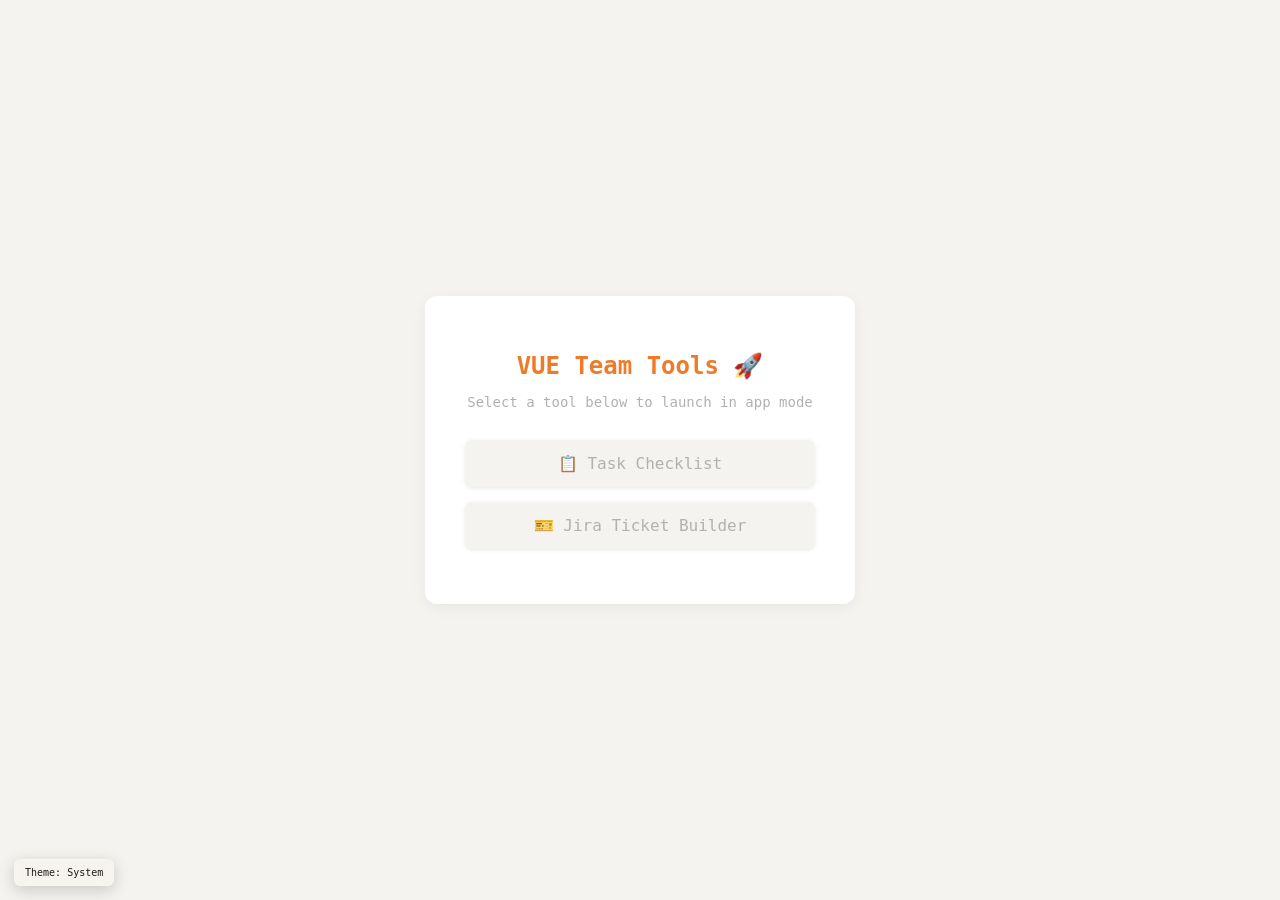
<file: index.html>
<!DOCTYPE html>
<html lang="en">
<head>
    <meta charset="UTF-8">
    <meta name="viewport" content="width=device-width, initial-scale=1.0">
    <title>Team Tools Dashboard</title>
    <link rel="stylesheet" href="css/style.css">
    <link rel="icon" href="favicon (1).ico" type="image/x-icon">
    <style>
        body {
            font-family: -apple-system, BlinkMacSystemFont, "Segoe UI", Roboto, Helvetica, Arial, sans-serif;
            background-color: var(--bg-color);
            color: var(--text-main);
            display: flex;
            justify-content: center;
            align-items: center;
            height: 100vh;
            margin: 0;
        }
        .container {
            text-align: center;
            background: var(--card-bg);
            padding: 40px;
            border-radius: 12px;
            box-shadow: 0 4px 15px rgba(0,0,0,0.05);
            width: 350px;
        }
        h1 {
            font-size: 24px;
            margin-bottom: 8px;
            color: var(--primary-color);
            font-family: var(--sans);
            letter-spacing: var(--letter-spacing);
        }
        p {
            color: var(--text-faint);
            font-size: 14px;
            margin-bottom: 30px;
            font-family: var(--mono);
            letter-spacing: var(--letter-spacing);
        }
        .app-button {
            display: block;
            width: 100%;
            background: var(--bg-color);
            color: var(--text-faint);
            border: none;
            padding: 14px 0;
            font-size: 16px;
            font-weight: 500;
            font-family: var(--mono);
            border-radius: 8px;
            cursor: pointer;
            text-decoration: none;
            margin-bottom: 15px;
            box-sizing: border-box;
            transition: all 0.2s ease;
            box-shadow: rgba(0, 0, 0, 0.1) 0px 1px 4px; 
            letter-spacing: var(--letter-spacing);
        }
        .app-button:hover {
            background: var(--primary-color);
            color: var(--text-muted);
            transform: scale(1.05)
        }
    </style>
</head>
<body class="theme-vue">
    <button class="theme-toggle" type="button" aria-label="Change theme">Theme: System</button>

    <div class="container">
        <h1>VUE Team Tools 🚀</h1>
        <p>Select a tool below to launch in app mode</p>

        <!-- Tool 1: Task Checklist -->
        <a href="checklist/index.html" class="app-button" target="_blank" onclick="window.open(this.href, 'TaskChecklist', 'width=500,height=700,top=100,left=100,toolbar=no,location=no,status=no,menubar=no,scrollbars=yes,resizable=yes'); return false;">
            📋 Task Checklist
        </a>

        <!-- Tool 2: Jira Ticket Builder -->
        <a href="jira task builder /index.html" class="app-button" target="_blank" onclick="window.open(this.href, 'JiraTicketBuilder', 'width=500,height=700,top=100,left=100,toolbar=no,location=no,status=no,menubar=no,scrollbars=yes,resizable=yes'); return false;">
            🎫 Jira Ticket Builder
        </a>

        <!-- FUTURE TOOLS CAN BE ADDED HERE EASILY:
        <a href="#" class="app-button" onclick="openApp('your-next-tool/')">
            ✨ Your Next Tool
        </a>
        -->
    </div>

    <script src="theme.js"></script>
    <script>
        function openApp(path) {
            // Gets the base URL and appends the tool path, opening it in a clean popup window
            const targetUrl = window.location.origin + window.location.pathname.replace(/\/[^/]*$/, '/') + path;
            window.open(targetUrl, '_blank', 'width=500,height=700,toolbar=no,location=no,status=no,menubar=no,scrollbars=yes,resizable=yes');
        }
    </script>

</body>
</html>
</file>
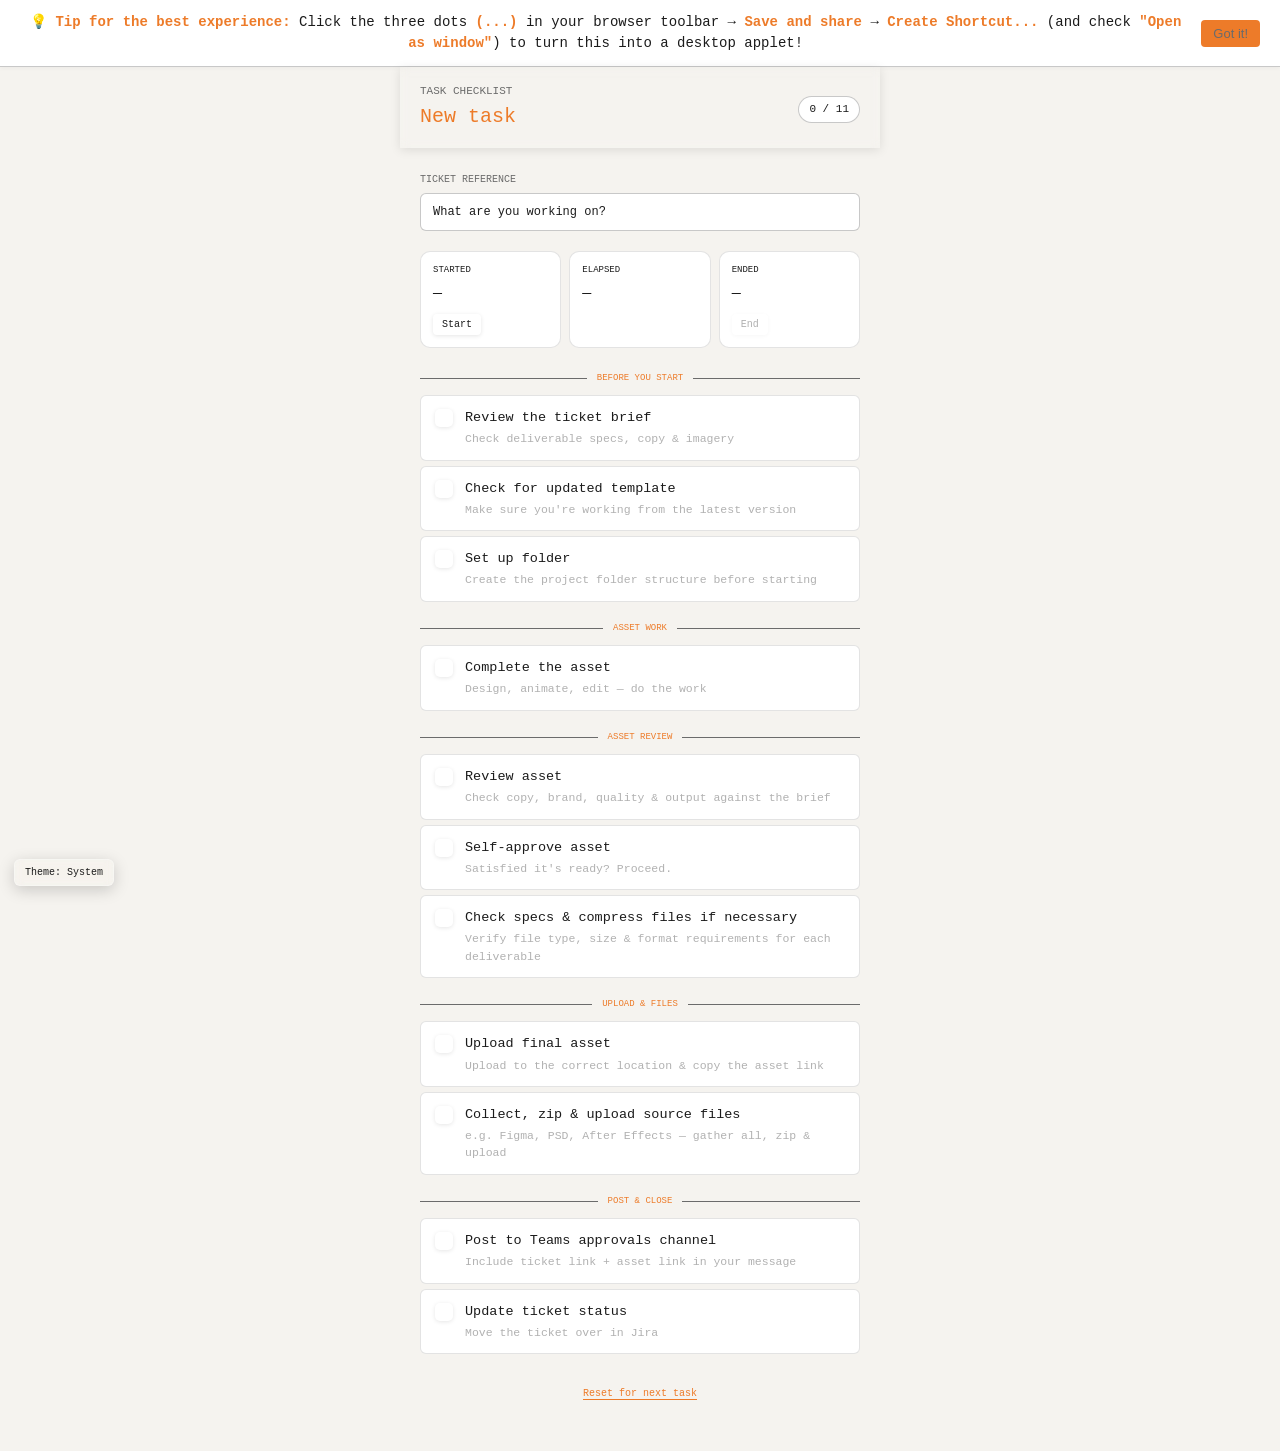
<file: checklist/index.html>
<!DOCTYPE html>
<!-- saved from url=(0076)file:///Users/shannon_neumann/Downloads/Task%20Checklist%202%20(5.5.26).html -->
<html lang="en"><head><meta http-equiv="Content-Type" content="text/html; charset=UTF-8">

<meta name="viewport" content="width=device-width, initial-scale=1.0">
<title>Task Checklist</title>
<link rel="preconnect" href="https://fonts.googleapis.com/">
<link rel="stylesheet" href="../css/style.css">
<link rel="icon" href="../favicon (1).ico" type="image/x-icon">
<style>
 *, *::before, *::after { box-sizing: border-box; margin: 0; padding: 0; }

  html, body {
    height: 100%;
    background: var(--bg-color);
    color: var(--text-main);
    font-family: var(--sans);
    letter-spacing: var(--letter-spacing);
    font-size: 14px;
    line-height: 1.5;
    -webkit-font-smoothing: antialiased;
  }

  .app {
    padding: 0px 20px 48px 20px;
    max-width: 480px;
    margin: 0 auto;
  }

  /* Header */
    .header {
    display: flex;
    align-items: flex-start;
    justify-content: space-between;
    margin-bottom: 24px;
    position: sticky;
    background-color: rgba(255, 255, 255, 0.03);
    backdrop-filter: blur(5px);
    -webkit-backdrop-filter: blur(5px);
    top: 0px;
    z-index: 100;
    padding-top: 16px;
    padding-bottom: 16px;
    box-shadow: rgba(0, 0, 0, 0.1) 0px 2px 10px;
    align-items: center;
    width: auto;
    padding-left: 20px;
    padding-right: 20px;
    box-sizing: border-box;
    margin-left: -20px;
    margin-right: -20px;
  }
  .header-left { display: flex; flex-direction: column; gap: 2px; }
  .app-title {
    font-size: 11px;
    font-family: var(--mono);
    font-weight: 500;
    letter-spacing: var(--letter-spacing);
    text-transform: uppercase;
    color: var(--text-muted);
  }
  .task-name {
    font-size: 20px;
    font-weight: 500;
    color: var(--primary-color);
    letter-spacing: var(--letter-spacing);
  }
  .progress-badge {
    font-family: var(--mono);
    font-size: 11px;
    font-weight: 500;
    padding: 4px 10px;
    border-radius: 20px;
    border: 1px solid var(--border-strong);
    background: var(--card-bg);
    color: var(--text-main);
    transition: all 0.2s ease;
    white-space: nowrap;
    margin-top: 4px;
  }
  .progress-badge.done {
    background: var(--primary-color);
    color: var(--text-muted);
  }

  /* Ticket input */
  .field-group { margin-bottom: 20px; }
  .field-label {
    font-family: var(--mono);
    font-size: 10px;
    letter-spacing: var(--letter-spacing);
    text-transform: uppercase;
    color: var(--text-muted);
    margin-bottom: 6px;
    display: block;
  }
  .ticket-input {
    width: 100%;
    height: 38px;
    border-radius: var(--radius-sm);
    border: 1px solid var(--border-strong);
    background: var(--card-bg);
    color: var(--text);
    font-family: var(--mono);
    font-size: 12px;
    letter-spacing: var(--letter-spacing);
    padding: 0 12px;
    outline: none;
    transition: border-color 0.15s;
  }
  .ticket-input::placeholder { color: var(--text-main); }

  /* Timer */
  .timer-grid {
    display: grid;
    grid-template-columns: 1fr 1fr 1fr;
    gap: 8px;
    margin-bottom: 24px;
  }
  .timer-card {
    background: var(--card-bg);
    border: 1px solid var(--border);
    border-radius: var(--radius);
    padding: 12px;
    display: flex;
    flex-direction: column;
    gap: 6px;
  }
  .timer-card-label {
    font-family: var(--mono);
    font-size: 9px;
    letter-spacing: var(--letter-spacing);
    text-transform: uppercase;
    color: var(--text-main);
  }
  .timer-val {
    font-family: var(--mono);
    font-size: 15px;
    font-weight: 500;
    color: var(--text-main);
    letter-spacing: var(--letter-spacing);
  }
  .timer-val.empty { color: var(--text-main); font-weight: 400; }
  .timer-btn {
    font-family: var(--mono);
    font-size: 10px;
    font-weight: 500;
    letter-spacing: var(--letter-spacing);
    padding: 4px 8px;
    border-radius: 4px;
    border: 1px solid rgba(0, 0, 0, 0);
    background: var(--primary-color);
    color: var(--text);
    cursor: pointer;
    transition: all 0.15s;
    margin-top: 2px;
    width: fit-content;
    box-shadow: rgba(0, 0, 0, 0.1) 0px 1px 4px;
    background: rgba(255, 255, 255, 0.03);
  }
  .timer-btn.danger.ended { opacity: 0.35; cursor: default; background: var(--primary-hover); color: var(--text-muted); }
  .timer-btn:hover:not(:disabled) { background: var(--primary-color); color: var(--text-muted);box-shadow: rgba(0, 0, 0, 0.1) 0px 1px 4px; transform: scale(1.05);}
  .timer-btn:disabled { opacity: 0.35; cursor: default; background: var(--primary-color); color: var(--text-muted)}
  .timer-btn.danger { color: var(--text); background-color: rgba(255, 255, 255, 0.03);}
  .timer-btn.danger:hover:not(:disabled) { background: var(--primary-hover); color: var(--text-main);}

  /* Divider with label */
  .section-divider {
    display: flex;
    align-items: center;
    gap: 10px;
    margin: 20px 0 10px;
  }
  .section-divider-line { flex: 1; height: 1px; background: var(--text-muted); }
  .section-divider-text {
    font-family: var(--mono);
    font-size: 9px;
    letter-spacing: var(--letter-spacing);
    text-transform: uppercase;
    color: var(--primary-color);
    white-space: nowrap;
  }

  /* Checklist items */
  .item {
    display: flex;
    align-items: flex-start;
    gap: 12px;
    padding: 12px 14px;
    background: var(--card-bg);
    border: 1px solid var(--border);
    border-radius: var(--radius-sm);
    margin-bottom: 5px;
    cursor: pointer;
    transition: background 0.12s, border-color 0.12s;
    -webkit-user-select: none;
    user-select: none;
  }
  .item:hover { background: var(--card-bg); border-color: var(--border-strong); }
  .item:active { transform: scale(0.995); }
  /*.item.checked { opacity: 0.48; }*/
  .item.checked .item-main { text-decoration: line-through; color: var(--text); }

  .checkbox {
    width: 18px;
    height: 18px;
    min-width: 18px;
    border-radius: 5px;
    border: 0.0rem solid var(--text-faint);
    box-shadow: var(--shadow);
    display: flex;
    align-items: center;
    justify-content: center;
    margin-top: 1px;
    background: rgba(255, 255, 255, 0.07);
    transition: background 0.15s, border-color 0.15s;
    transition: border 120ms ease-in-out;
  }
    .checkbox:hover {
    outline: none;
    border: 0.1rem solid var(--text-faint);
    box-shadow: var(--shadow); /* Added hover glow effect */
  }
  .item.checked .checkbox {
    background: rgba(255, 255, 255, 0.07); /* Keep consistent or use your checked variable */
    border: 0.1rem solid var(--text-faint);
  }
  .checkmark { 
    display: none;
    width: var(--checkmark-width, 10px);
    height: var(--checkmark-height, 8px);
    
    /* Paint the shape with your text or primary color variable */
    background-color: var(--primary-color,); 

    /* Use the theme-defined checkmark styling as a mask */
    mask-image: var(--checkmark-styling);
    
    mask-repeat: no-repeat;
    mask-position: center;
    mask-size: contain;
  }
  .item.checked .checkmark {     
    display: block; 
  }

  .item-content { flex: 1; }
  .item-main { font-size: 13.5px; font-weight: 400; color: var(--text-main); transition: color 0.12s; }
  .item-sub { font-size: 11.5px; color: var(--text-faint); margin-top: 2px; }

  /* Done banner */
  .done-banner {
    display: none;
    background-color: var(--primary-color);
    border: 1px solid var(--primary-color);
    border-radius: var(--radius-sm);
    padding: 11px 16px;
    font-size: 13px;
    color: var(--text-main);
    font-weight: 500;
    text-align: center;
    margin: 20px 0 0;
    font-family: var(--mono);
    letter-spacing: var(--letter-spacing);
    box-shadow: rgba(0, 0, 0, 0.1) 0px 1px 4px;
  }
  .done-banner.show { display: block; }

  /* Reset */
  .reset-wrap { text-align: center; margin-top: 28px; }
  .reset-btn {
    font-family: var(--mono);
    font-size: 10px;
    letter-spacing: var(--letter-spacing) ;
    color: var(--primary-color);
    background: none;
    border: none;
    cursor: pointer;
    text-decoration: underline;
    text-underline-offset: 3px;
    transition: color 0.15s;
  }
  .reset-btn:hover { color: var(--primary-hover); }
</style>
</head>
<body class="theme-vue">
 <button class="theme-toggle" type="button" aria-label="Change theme">Theme: System</button>
 <div class="app-install-banner" id="installBanner">
    <span>💡 <strong>Tip for the best experience:</strong> Click the three dots <strong>(...)</strong> in your browser toolbar &rarr; <strong>Save and share</strong> &rarr; <strong>Create Shortcut...</strong> (and check <strong>"Open as window"</strong>) to turn this into a desktop applet!</span>
    <button onclick="dismissBanner()" style="background: var(--primary-color); color: var(--text-muted); border: none; padding: 6px 12px; font-size: 13px; border-radius: 4px; cursor: pointer; font-weight: 500; white-space: nowrap;">Got it!</button>
</div>

<script src="../theme.js"></script>
<script>
    function dismissBanner() {
        const banner = document.getElementById('installBanner');
        if (banner) {
            banner.style.display = 'none';
        }
    }
</script>
<div class="app">

  <div class="header">
    <div class="header-left">
      <span class="app-title">Task checklist</span>
      <span class="task-name" id="taskName">New task</span>
    </div>
    <span class="progress-badge" id="pill">0 / 11</span>
  </div>

  <div class="field-group">
    <label class="field-label" for="ticketInput">Ticket reference</label>
    <input class="ticket-input" id="ticketInput" type="text" placeholder="What are you working on?" oninput="updateTaskName(this.value)">
  </div>

  <div class="timer-grid">
    <div class="timer-card">
      <span class="timer-card-label">Started</span>
      <span class="timer-val empty" id="startVal">—</span>
      <button class="timer-btn" id="startBtn" onclick="startTimer()">Start</button>
    </div>
    <div class="timer-card">
      <span class="timer-card-label">Elapsed</span>
      <span class="timer-val empty" id="elapsedVal">—</span>
    </div>
    <div class="timer-card">
      <span class="timer-card-label">Ended</span>
      <span class="timer-val empty" id="endVal">—</span>
      <button class="timer-btn danger" id="endBtn" onclick="endTimer()" disabled="">End</button>
    </div>
  </div>

  <!-- Before you start -->
  <div class="section-divider">
    <div class="section-divider-line"></div>
    <span class="section-divider-text">Before you start</span>
    <div class="section-divider-line"></div>
  </div>

  <div class="item" id="i0" onclick="toggle(0)">
    <div class="checkbox"><svg class="checkmark" width="10" height="8" viewBox="0 0 10 8" fill="none"></svg></div>
    <div class="item-content">
      <div class="item-main">Review the ticket brief</div>
      <div class="item-sub">Check deliverable specs, copy &amp; imagery</div>
    </div>
  </div>

  <div class="item" id="i1" onclick="toggle(1)">
    <div class="checkbox"><svg class="checkmark" width="10" height="8" viewBox="0 0 10 8" fill="none"></svg></div>
    <div class="item-content">
      <div class="item-main">Check for updated template</div>
      <div class="item-sub">Make sure you're working from the latest version</div>
    </div>
  </div>

  <div class="item" id="i2" onclick="toggle(2)">
    <div class="checkbox"><svg class="checkmark" width="10" height="8" viewBox="0 0 10 8" fill="none"></svg></div>
    <div class="item-content">
      <div class="item-main">Set up folder</div>
      <div class="item-sub">Create the project folder structure before starting</div>
    </div>
  </div>

  <!-- Asset work -->
  <div class="section-divider">
    <div class="section-divider-line"></div>
    <span class="section-divider-text">Asset work</span>
    <div class="section-divider-line"></div>
  </div>

  <div class="item" id="i3" onclick="toggle(3)">
    <div class="checkbox"><svg class="checkmark" width="10" height="8" viewBox="0 0 10 8" fill="none"></svg></div>
    <div class="item-content">
      <div class="item-main">Complete the asset</div>
      <div class="item-sub">Design, animate, edit — do the work</div>
    </div>
  </div>

  <!-- Asset review -->
  <div class="section-divider">
    <div class="section-divider-line"></div>
    <span class="section-divider-text">Asset review</span>
    <div class="section-divider-line"></div>
  </div>

  <div class="item" id="i4" onclick="toggle(4)">
    <div class="checkbox"><svg class="checkmark" width="10" height="8" viewBox="0 0 10 8" fill="none"></svg></div>
    <div class="item-content">
      <div class="item-main">Review asset</div>
      <div class="item-sub">Check copy, brand, quality &amp; output against the brief</div>
    </div>
  </div>

  <div class="item" id="i5" onclick="toggle(5)">
    <div class="checkbox"><svg class="checkmark" width="10" height="8" viewBox="0 0 10 8" fill="none"></svg></div>
    <div class="item-content">
      <div class="item-main">Self-approve asset</div>
      <div class="item-sub">Satisfied it's ready? Proceed.</div>
    </div>
  </div>

  <div class="item" id="i6" onclick="toggle(6)">
    <div class="checkbox"><svg class="checkmark" width="10" height="8" viewBox="0 0 10 8" fill="none"></svg></div>
      <div class="item-content">
          <div class="item-main">Check specs &amp; compress files if necessary</div>
          <div class="item-sub">Verify file type, size &amp; format requirements for each deliverable</div>
    </div>
</div>

  <!-- Upload & files -->
  <div class="section-divider">
    <div class="section-divider-line"></div>
    <span class="section-divider-text">Upload &amp; files</span>
    <div class="section-divider-line"></div>
  </div>

  <div class="item" id="i7" onclick="toggle(7)">
    <div class="checkbox"><svg class="checkmark" width="10" height="8" viewBox="0 0 10 8" fill="none"></svg></div>
      <div class="item-content">
          <div class="item-main">Upload final asset</div>
          <div class="item-sub">Upload to the correct location &amp; copy the asset link</div>
    </div>
  </div>
    

  <div class="item" id="i8" onclick="toggle(8)">
    <div class="checkbox"><svg class="checkmark" width="10" height="8" viewBox="0 0 10 8" fill="none"></svg></div>
    <div class="item-content">
      <div class="item-main">Collect, zip &amp; upload source files</div>
      <div class="item-sub">e.g. Figma, PSD, After Effects — gather all, zip &amp; upload</div>
    </div>
  </div>

  <!-- Post & close -->
  <div class="section-divider">
    <div class="section-divider-line"></div>
    <span class="section-divider-text">Post &amp; close</span>
    <div class="section-divider-line"></div>
  </div>

  <div class="item" id="i9" onclick="toggle(9)">
    <div class="checkbox"><svg class="checkmark" width="10" height="8" viewBox="0 0 10 8" fill="none"></svg></div>
    <div class="item-content">
      <div class="item-main">Post to Teams approvals channel</div>
      <div class="item-sub">Include ticket link + asset link in your message</div>
    </div>
  </div>

    <div class="item" id="i10" onclick="toggle(10)">
    <div class="checkbox"><svg class="checkmark" width="10" height="8" viewBox="0 0 10 8" fill="none"></svg></div>
    <div class="item-content">
      <div class="item-main">Update ticket status</div>
      <div class="item-sub">Move the ticket over in Jira</div>
    </div>
  </div>
    
  <div class="done-banner" id="doneBanner">All done — task complete.</div>

  <div class="reset-wrap">
    <button class="reset-btn" onclick="resetAll()">Reset for next task</button>
  </div>

</div>
<script>
  const TOTAL = 11;
  let checked = new Array(TOTAL).fill(false);
  let startTime = null, endTime = null, ticker = null;

  function toggle(i) {
    checked[i] = !checked[i];
    document.getElementById('i' + i).classList.toggle('checked', checked[i]);
    updateProgress();
  }

  function updateProgress() {
    const count = checked.filter(Boolean).length;
    const pill = document.getElementById('pill');
    pill.textContent = count + ' / ' + TOTAL;
    pill.classList.toggle('done', count === TOTAL);
    document.getElementById('doneBanner').classList.toggle('show', count === TOTAL);
  }

  function updateTaskName(val) {
    const name = val.trim();
    document.getElementById('taskName').textContent = name || 'New task';
  }

  function fmt(d) {
    return d.toLocaleTimeString([], { hour: '2-digit', minute: '2-digit' });
  }

  function pad(n) { return String(n).padStart(2, '0'); }

  function updateElapsed() {
    if (!startTime) return;
    const ref = endTime || new Date();
    const secs = Math.floor((ref - startTime) / 1000);
    const h = Math.floor(secs / 3600);
    const m = Math.floor((secs % 3600) / 60);
    const s = secs % 60;
    const val = h > 0
      ? h + ':' + pad(m) + ':' + pad(s)
      : m + ':' + pad(s);
    const el = document.getElementById('elapsedVal');
    el.textContent = val;
    el.classList.remove('empty');
  }

  function startTimer() {
    startTime = new Date();
    const sv = document.getElementById('startVal');
    sv.textContent = fmt(startTime);
    sv.classList.remove('empty');
    document.getElementById('startBtn').disabled = true;
    document.getElementById('endBtn').disabled = false;
    ticker = setInterval(updateElapsed, 1000);
    updateElapsed();
  }

  function endTimer() {
    endTime = new Date();
    clearInterval(ticker);
    const ev = document.getElementById('endVal');
    ev.textContent = fmt(endTime);
    ev.classList.remove('empty');
    document.getElementById('endBtn').disabled = true;
    document.getElementById('endBtn').classList.add('ended');
    updateElapsed();
  }

  function resetAll() {
    checked = new Array(TOTAL).fill(false);
    for (let i = 0; i < TOTAL; i++) document.getElementById('i' + i).classList.remove('checked');
    startTime = null; endTime = null;
    clearInterval(ticker);
    ['startVal','endVal','elapsedVal'].forEach(id => {
      const el = document.getElementById(id);
      el.textContent = '—';
      el.classList.add('empty');
    });
    document.getElementById('startBtn').disabled = false;
    document.getElementById('endBtn').disabled = true;
    document.getElementById('ticketInput').value = '';
    document.getElementById('taskName').textContent = 'New task';
    document.getElementById('doneBanner').classList.remove('show');
    document.getElementById('pill').textContent = '0 / ' + TOTAL;
    document.getElementById('endBtn').classList.remove('ended');

    document.getElementById('pill').classList.remove('done');
  }
</script>


</body></html>
</file>
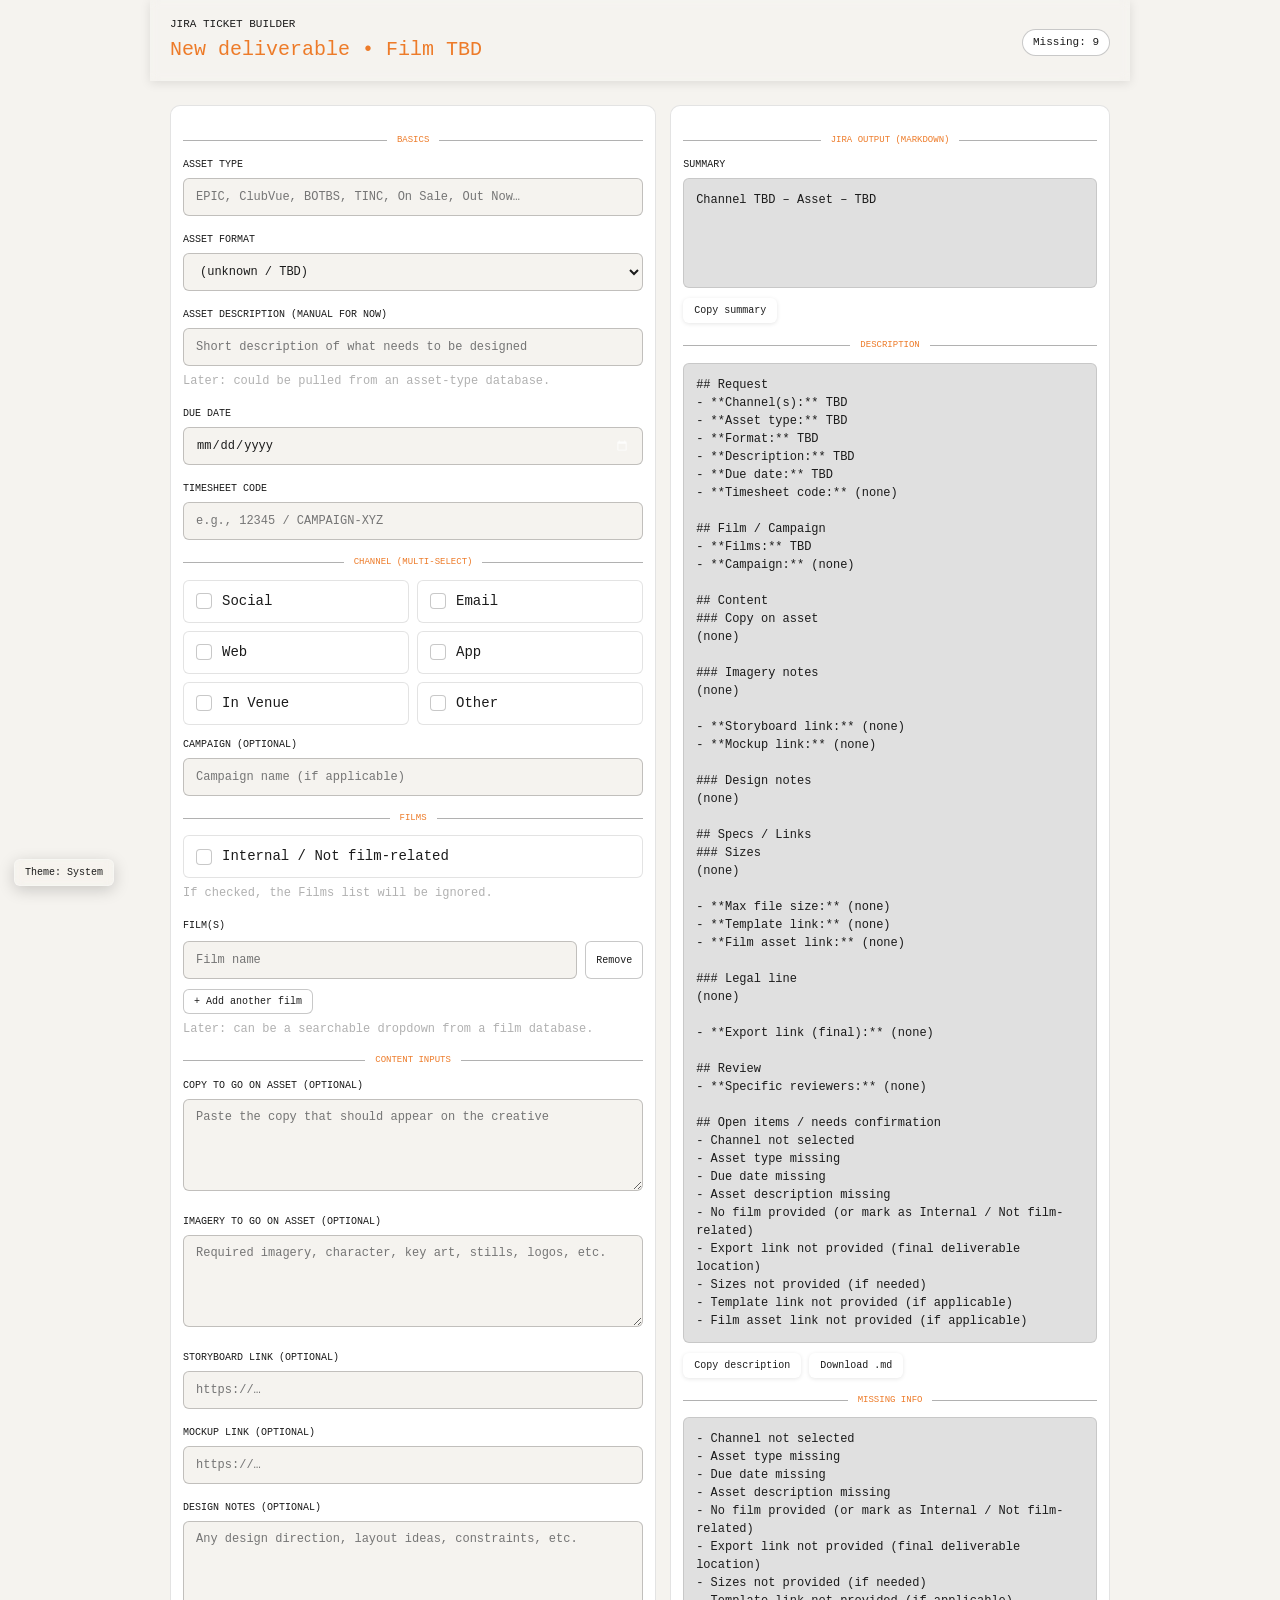
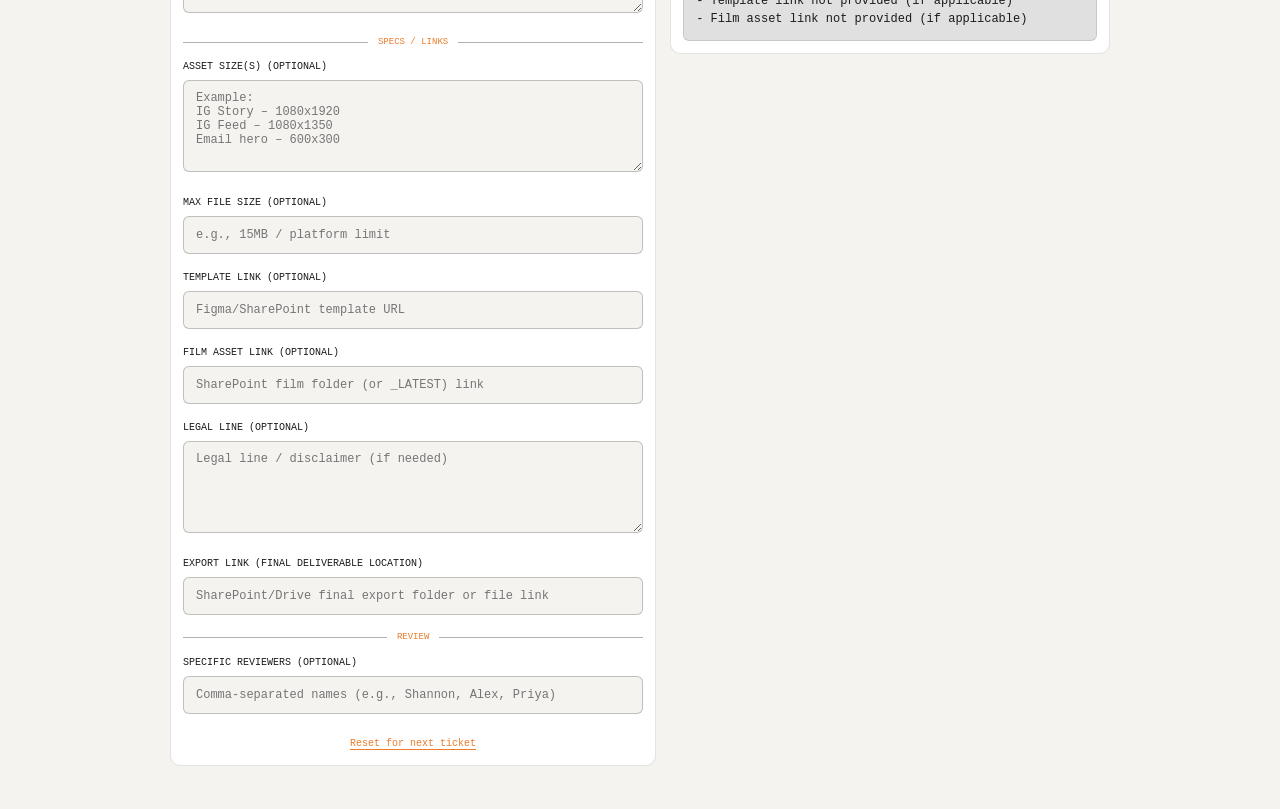
<file: jira task builder /index.html>
<!DOCTYPE html>
<html lang="en">
<head>
  <meta charset="UTF-8" />
  <meta name="viewport" content="width=device-width, initial-scale=1.0" />
  <title>Jira Ticket Builder</title>

  <link rel="preconnect" href="https://fonts.googleapis.com/" />
  <link rel="stylesheet" href="../css/style.css" />
  <link rel="icon" href="../favicon (1).ico" type="image/x-icon" />

  <style>
    *, *::before, *::after { box-sizing: border-box; margin: 0; padding: 0; }

    html, body {
      height: 100%;
      background: var(--bg-color);
      color: var(--text-main);
      font-family: var(--sans);
      letter-spacing: var(--letter-spacing);
      font-size: 14px;
      line-height: 1.5;
      -webkit-font-smoothing: antialiased;
    }

    .app {
      padding: 0px 20px 48px 20px;
      max-width: 980px;
      margin: 0 auto;
    }

    /* Header (copied/compatible with your tool) */
    .header {
      display: flex;
      align-items: flex-start;
      justify-content: space-between;
      margin-bottom: 24px;
      position: sticky;
      background-color: rgba(255, 255, 255, 0.03);
      backdrop-filter: blur(5px);
      -webkit-backdrop-filter: blur(5px);
      top: 0px;
      z-index: 100;
      padding-top: 16px;
      padding-bottom: 16px;
      box-shadow: rgba(0, 0, 0, 0.1) 0px 2px 10px;
      align-items: center;
      width: auto;
      padding-left: 20px;
      padding-right: 20px;
      box-sizing: border-box;
      margin-left: -20px;
      margin-right: -20px;
    }
    .header-left { display: flex; flex-direction: column; gap: 2px; }
    .app-title {
      font-size: 11px;
      font-family: var(--mono);
      font-weight: 500;
      letter-spacing: var(--letter-spacing);
      text-transform: uppercase;
      color: var(--text-main);
    }
    .task-name {
      font-size: 20px;
      font-weight: 500;
      color: var(--primary-color);
      letter-spacing: var(--letter-spacing);
    }
    .progress-badge {
      font-family: var(--mono);
      font-size: 11px;
      font-weight: 500;
      padding: 4px 10px;
      border-radius: 20px;
      border: 1px solid var(--border-strong);
      background: var(--card-bg);
      color: var(--text-main);
      transition: all 0.2s ease;
      white-space: nowrap;
      margin-top: 4px;
    }
    .progress-badge.done {
    background: var(--primary-color);
    color: var(--text-muted);
    }

    /* Field styling (aligned with your tool) */
    .field-group { margin-bottom: 16px; }
    .field-label {
      font-family: var(--mono);
      font-size: 10px;
      letter-spacing: var(--letter-spacing);
      text-transform: uppercase;
      color: var(--text-main);
      margin-bottom: 6px;
      display: block;
    }
    .text-input, .text-area, .select-input {
      width: 100%;
      border-radius: var(--radius-sm);
      border: 1px solid var(--border-strong);
      background: var(--bg-color);
      color: var(--text-main);  
      font-family: var(--mono);
      font-size: 12px;
      letter-spacing: var(--letter-spacing);
      padding: 10px 12px;
      outline: none;
      transition: border-color 0.15s;
    }
    .text-input { height: 38px; padding: 0 12px; }
    .text-area { min-height: 92px; resize: vertical; }
    .help {
      margin-top: 6px;
      font-size: 12px;
      color: var(--text-faint);
    }

    .layout {
      display: grid;
      grid-template-columns: 1.05fr 0.95fr;
      gap: 14px;
      align-items: start;
    }
    @media (max-width: 900px) {
      .layout { grid-template-columns: 1fr; }
    }

    .panel {
      background: var(--card-bg);
      border: 1px solid var(--border);
      border-radius: var(--radius);
      padding: 12px;
    }

    /* Divider with label (copied/compatible) */
    .section-divider {
      display: flex;
      align-items: center;
      gap: 10px;
      margin: 16px 0 10px;
    }
    .section-divider-line { flex: 1; height: 1px; background: var(--text-faint); }
    .section-divider-text {
      font-family: var(--mono);
      font-size: 9px;
      letter-spacing: var(--letter-spacing);
      text-transform: uppercase;
      color: var(--primary-color);
      white-space: nowrap;
    }

    /* Buttons (compatible with timer-btn feel) */
    .btn-row { display: flex; gap: 8px; flex-wrap: wrap; margin-top: 10px; }
    .btn {
      font-family: var(--mono);
      font-size: 10px;
      font-weight: 500;
      letter-spacing: var(--letter-spacing);
      padding: 6px 10px;
      border-radius: 6px;
      border: 1px solid rgba(0,0,0,0);
      cursor: pointer;
      transition: all 0.15s;
      box-shadow: rgba(0, 0, 0, 0.1) 0px 1px 4px;
      background: rgba(255, 255, 255, 0.03);
      color: var(--text);
      width: fit-content;
    }
    .btn:hover { transform: scale(1.03); background: var(--primary-color); color: var(--text-muted); }
    .btn.secondary:hover { background: var(--primary-hover); color: var(--text-main); }

    .reset-wrap { text-align: center; margin-top: 18px; }
    .reset-btn {
      font-family: var(--mono);
      font-size: 10px;
      letter-spacing: var(--letter-spacing);
      color: var(--primary-color);
      background: none;
      border: none;
      cursor: pointer;
      text-decoration: underline;
      text-underline-offset: 3px;
      transition: color 0.15s;
    }
    .reset-btn:hover { color: var(--primary-hover); }

    /* Channels checkboxes */
    .checks {
      display: grid;
      grid-template-columns: repeat(2, minmax(0, 1fr));
      gap: 8px;
    }
    @media (max-width: 520px) { .checks { grid-template-columns: 1fr; } }

    .check {
      display: flex;
      gap: 10px;
      align-items: center;
      padding: 10px 12px;
      border: 1px solid var(--border);
      border-radius: var(--radius-sm);
      background: rgba(255,255,255,0.02);
    }
    .check input { width: 18px; height: 18px; }
    /* Custom checkbox styling */
    .check input[type="checkbox"]{
    appearance: none;
    -webkit-appearance: none;
    width: 16px;
    height: 16px;
    border-radius: 4px;
    border: 1px solid var(--border-strong);
    background: rgba(255, 255, 255, 0.07);
    display: inline-grid;
    place-content: center;
    }
    .check input[type="checkbox"]:hover{
    outline: none;
    box-shadow: 0 0 0 0.5px rgba(250, 250, 250, 0.25); /* tweak if needed */
    transition: box-shadow 120ms ease-in-out;
    }
    .check input[type="checkbox"]::before{
    content: "";
    width: 10px;
    height: 10px;
    transform: scale(0);
    transition: transform 120ms ease-in-out;
    background: var(--primary-color);
    border-radius: 2px;
    }

    .check input[type="checkbox"]:checked::before{
    transform: scale(1);
    }

    .check input[type="checkbox"]:focus{
    outline: none;
    box-shadow: 0 0 0 0.5px rgba(250, 250, 250, 0.25); /* tweak if needed */
    }
    /* Films rows */
    .film-row {
      display: grid;
      grid-template-columns: 1fr auto;
      gap: 8px;
      margin-top: 8px;
    }
    .small-btn {
      font-family: var(--mono);
      font-size: 10px;
      letter-spacing: var(--letter-spacing);
      padding: 6px 10px;
      border-radius: 6px;
      border: 1px solid var(--border-strong);
      background: rgba(255,255,255,0.03);
      color: var(--text-main);
      cursor: pointer;
    }
    .small-btn:hover { border-color: var(--primary-color); }

    /* Preview blocks */
    pre {
      white-space: pre-wrap;
      word-break: break-word;
      font-family: var(--mono);
      font-size: 12px;
      letter-spacing: var(--letter-spacing);
      color: var(--text-main);
      background: rgba(0,0,0,0.12);
      border: 1px solid var(--border);
      border-radius: var(--radius-sm);
      padding: 12px;
      min-height: 110px;
    }
    .mono-note {
      font-family: var(--mono);
      font-size: 10px;
      letter-spacing: var(--letter-spacing);
      text-transform: uppercase;
      color: var(--text-main);
      margin-bottom: 6px;
      display: block;
    }
    /* Make the calendar icon visible on dark backgrounds (Chrome/Edge/Safari) */
    input[type="date"]::-webkit-calendar-picker-indicator {
    filter: invert(1);
    opacity: 0.85;
    cursor: pointer;
    }
    input[type="date"]::-webkit-calendar-picker-indicator:hover {
    opacity: 1;
    }
  </style>
</head>

<body class="theme-vue">
  <button class="theme-toggle" type="button" aria-label="Change theme">Theme: System</button>
  <div class="app">
    <div class="header">
      <div class="header-left">
        <span class="app-title">Jira ticket builder</span>
        <span class="task-name" id="taskName">New deliverable</span>
      </div>
      <span class="progress-badge" id="pill">Missing: —</span>
    </div>

    <div class="layout">
      <!-- LEFT: FORM -->
      <div class="panel">
        <div class="section-divider">
          <div class="section-divider-line"></div>
          <span class="section-divider-text">Basics</span>
          <div class="section-divider-line"></div>
        </div>

        <div class="field-group">
          <label class="field-label" for="assetType">Asset type</label>
          <input class="text-input" id="assetType" type="text" placeholder="EPIC, ClubVue, BOTBS, TINC, On Sale, Out Now…" />
        </div>

        <div class="field-group">
          <label class="field-label" for="format">Asset format</label>
          <select class="select-input" id="format">
            <option value="">(unknown / TBD)</option>
            <option value="Static">Static</option>
            <option value="Video">Video</option>
            <option value="GIF">GIF</option>
            <option value="Carousel">Carousel</option>
            <option value="Other">Other</option>
          </select>
        </div>

        <div class="field-group">
          <label class="field-label" for="assetDescription">Asset description (manual for now)</label>
          <input class="text-input" id="assetDescription" type="text" placeholder="Short description of what needs to be designed" />
          <div class="help">Later: could be pulled from an asset-type database.</div>
        </div>

        <div class="field-group">
          <label class="field-label" for="dueDate">Due date</label>
          <input class="text-input" id="dueDate" type="date" />
        </div>

        <div class="field-group">
          <label class="field-label" for="timesheetCode">Timesheet code</label>
          <input class="text-input" id="timesheetCode" type="text" placeholder="e.g., 12345 / CAMPAIGN-XYZ" />
        </div>

        <div class="section-divider">
          <div class="section-divider-line"></div>
          <span class="section-divider-text">Channel (multi-select)</span>
          <div class="section-divider-line"></div>
        </div>

        <div class="checks" id="channelChecks">
          <label class="check"><input type="checkbox" value="Social" /> <span>Social</span></label>
          <label class="check"><input type="checkbox" value="Email" /> <span>Email</span></label>
          <label class="check"><input type="checkbox" value="Web" /> <span>Web</span></label>
          <label class="check"><input type="checkbox" value="App" /> <span>App</span></label>
          <label class="check"><input type="checkbox" value="In Venue" /> <span>In Venue</span></label>
          <label class="check"><input type="checkbox" value="Other" /> <span>Other</span></label>
        </div>

        <div class="field-group" style="margin-top: 12px;">
          <label class="field-label" for="campaign">Campaign (optional)</label>
          <input class="text-input" id="campaign" type="text" placeholder="Campaign name (if applicable)" />
        </div>

        <div class="section-divider">
          <div class="section-divider-line"></div>
          <span class="section-divider-text">Films</span>
          <div class="section-divider-line"></div>
        </div>

        <div class="field-group">
          <label class="check" style="margin:0;">
            <input type="checkbox" id="internalToggle" />
            <span>Internal / Not film-related</span>
          </label>
          <div class="help">If checked, the Films list will be ignored.</div>
        </div>

        <div id="filmsBlock">
          <span class="field-label">Film(s)</span>
          <div id="filmsList"></div>
          <div class="btn-row">
            <button class="small-btn" type="button" id="addFilmBtn">+ Add another film</button>
          </div>
          <div class="help">Later: can be a searchable dropdown from a film database.</div>
        </div>

        <div class="section-divider">
          <div class="section-divider-line"></div>
          <span class="section-divider-text">Content inputs</span>
          <div class="section-divider-line"></div>
        </div>

        <div class="field-group">
          <label class="field-label" for="copy">Copy to go on asset (optional)</label>
          <textarea class="text-area" id="copy" placeholder="Paste the copy that should appear on the creative"></textarea>
        </div>

        <div class="field-group">
          <label class="field-label" for="imagery">Imagery to go on asset (optional)</label>
          <textarea class="text-area" id="imagery" placeholder="Required imagery, character, key art, stills, logos, etc."></textarea>
        </div>

        <div class="field-group">
          <label class="field-label" for="storyboard">Storyboard link (optional)</label>
          <input class="text-input" id="storyboard" type="url" placeholder="https://…" />
        </div>

        <div class="field-group">
          <label class="field-label" for="mockup">Mockup link (optional)</label>
          <input class="text-input" id="mockup" type="url" placeholder="https://…" />
        </div>

        <div class="field-group">
          <label class="field-label" for="designNotes">Design notes (optional)</label>
          <textarea class="text-area" id="designNotes" placeholder="Any design direction, layout ideas, constraints, etc."></textarea>
        </div>

        <div class="section-divider">
          <div class="section-divider-line"></div>
          <span class="section-divider-text">Specs / links</span>
          <div class="section-divider-line"></div>
        </div>

        <div class="field-group">
          <label class="field-label" for="sizes">Asset size(s) (optional)</label>
          <textarea class="text-area" id="sizes" placeholder="Example:
IG Story – 1080x1920
IG Feed – 1080x1350
Email hero – 600x300"></textarea>
        </div>

        <div class="field-group">
          <label class="field-label" for="maxFileSize">Max file size (optional)</label>
          <input class="text-input" id="maxFileSize" type="text" placeholder="e.g., 15MB / platform limit" />
        </div>

        <div class="field-group">
          <label class="field-label" for="templateLink">Template link (optional)</label>
          <input class="text-input" id="templateLink" type="url" placeholder="Figma/SharePoint template URL" />
        </div>

        <div class="field-group">
          <label class="field-label" for="filmAssetLink">Film asset link (optional)</label>
          <input class="text-input" id="filmAssetLink" type="url" placeholder="SharePoint film folder (or _LATEST) link" />
        </div>

        <div class="field-group">
          <label class="field-label" for="legalLine">Legal line (optional)</label>
          <textarea class="text-area" id="legalLine" placeholder="Legal line / disclaimer (if needed)"></textarea>
        </div>

        <div class="field-group">
          <label class="field-label" for="exportLink">Export link (final deliverable location)</label>
          <input class="text-input" id="exportLink" type="url" placeholder="SharePoint/Drive final export folder or file link" />
        </div>

        <div class="section-divider">
          <div class="section-divider-line"></div>
          <span class="section-divider-text">Review</span>
          <div class="section-divider-line"></div>
        </div>

        <div class="field-group">
          <label class="field-label" for="reviewers">Specific reviewers (optional)</label>
          <input class="text-input" id="reviewers" type="text" placeholder="Comma-separated names (e.g., Shannon, Alex, Priya)" />
        </div>

        <div class="reset-wrap">
          <button class="reset-btn" type="button" id="resetBtn">Reset for next ticket</button>
        </div>
      </div>

      <!-- RIGHT: PREVIEW -->
      <div class="panel">
        <div class="section-divider">
          <div class="section-divider-line"></div>
          <span class="section-divider-text">Jira output (Markdown)</span>
          <div class="section-divider-line"></div>
        </div>

        <span class="mono-note">Summary</span>
        <pre id="summaryPreview">—</pre>
        <div class="btn-row">
          <button class="btn" type="button" id="copySummaryBtn">Copy summary</button>
        </div>

        <div class="section-divider">
          <div class="section-divider-line"></div>
          <span class="section-divider-text">Description</span>
          <div class="section-divider-line"></div>
        </div>

        <pre id="descPreview">—</pre>
        <div class="btn-row">
          <button class="btn" type="button" id="copyDescBtn">Copy description</button>
          <button class="btn secondary" type="button" id="downloadBtn">Download .md</button>
        </div>

        <div class="section-divider">
          <div class="section-divider-line"></div>
          <span class="section-divider-text">Missing info</span>
          <div class="section-divider-line"></div>
        </div>

        <pre id="missingPreview">—</pre>
      </div>
    </div>
  </div>

  <script src="../theme.js"></script>
  <script>
    // --- Films (multiple) ---
    let filmRows = 0;

    function addFilmRow(value = '') {
      const list = document.getElementById('filmsList');
      const row = document.createElement('div');
      row.className = 'film-row';
      row.innerHTML = `
        <input class="text-input" type="text" placeholder="Film name" value="${escapeAttr(value)}" />
        <button class="small-btn" type="button">Remove</button>
      `;
      row.querySelector('input').addEventListener('input', refreshPreview);
      row.querySelector('button').addEventListener('click', () => { row.remove(); refreshPreview(); });
      list.appendChild(row);
      filmRows++;
      refreshPreview();
    }

    function getFilms() {
      if (document.getElementById('internalToggle').checked) return [];
      const inputs = [...document.querySelectorAll('#filmsList input')];
      return inputs.map(i => i.value.trim()).filter(Boolean);
    }

    // --- Channels (checkbox multi-select) ---
    function getChannels() {
      const checks = [...document.querySelectorAll('#channelChecks input[type="checkbox"]')];
      return checks.filter(c => c.checked).map(c => c.value);
    }

    // --- Helpers ---
    function v(id) { return document.getElementById(id).value.trim(); }
    function d(id) { return document.getElementById(id).value; }

    function escapeAttr(s) {
      return (s || '').toString()
        .replaceAll('&','&amp;')
        .replaceAll('"','&quot;')
        .replaceAll('<','&#60;')
        .replaceAll('>','&#62;');
    }

    function blockQuote(text) {
      if (!text) return '(none)';
      // Markdown quote block
      return text.split('\n').map(line => `> ${line}`).join('\n');
    }

    function buildSummary() {
      const channels = getChannels();
      const channelPart = channels.length ? channels.join(', ') : 'Channel TBD';

      const assetType = v('assetType') || 'Asset';
      const fmt = v('format');
      const due = d('dueDate');

      const filmOrInternal = document.getElementById('internalToggle').checked
        ? 'Internal'
        : (getFilms()[0] || v('campaign') || 'TBD');

      // Format: [Channel(s)] – [Asset Type] – [Format] – [Film/Campaign/Internal] – Due YYYY-MM-DD
      let s = `${channelPart} – ${assetType}`;
      if (fmt) s += ` – ${fmt}`;
      s += ` – ${filmOrInternal}`;
      if (due) s += ` – Due ${due}`;
      return s;
    }

    function buildMissing() {
      const missing = [];
      if (getChannels().length === 0) missing.push('Channel not selected');
      if (!v('assetType')) missing.push('Asset type missing');
      if (!d('dueDate')) missing.push('Due date missing');
      if (!v('assetDescription')) missing.push('Asset description missing');

      if (!document.getElementById('internalToggle').checked && getFilms().length === 0) {
        missing.push('No film provided (or mark as Internal / Not film-related)');
      }

      // Often-needed but not strictly required
      if (!v('exportLink')) missing.push('Export link not provided (final deliverable location)');
      if (!v('sizes')) missing.push('Sizes not provided (if needed)');
      if (!v('templateLink')) missing.push('Template link not provided (if applicable)');
      if (!v('filmAssetLink') && !document.getElementById('internalToggle').checked) {
        missing.push('Film asset link not provided (if applicable)');
      }

      return missing.length ? missing.map(m => `- ${m}`).join('\n') : '—';
    }

    function buildDescription() {
      const channels = getChannels();
      const films = getFilms();

      const internal = document.getElementById('internalToggle').checked;

      const lines = [];

      lines.push(`## Request`);
      lines.push(`- **Channel(s):** ${channels.length ? channels.join(', ') : 'TBD'}`);
      lines.push(`- **Asset type:** ${v('assetType') || 'TBD'}`);
      lines.push(`- **Format:** ${v('format') || 'TBD'}`);
      lines.push(`- **Description:** ${v('assetDescription') || 'TBD'}`);
      lines.push(`- **Due date:** ${d('dueDate') || 'TBD'}`);
      lines.push(`- **Timesheet code:** ${v('timesheetCode') || '(none)'}`);
      lines.push('');

      lines.push(`## Film / Campaign`);
      lines.push(`- **Films:** ${internal ? 'Internal / Not film-related' : (films.length ? films.join(', ') : 'TBD')}`);
      lines.push(`- **Campaign:** ${v('campaign') || '(none)'}`);
      lines.push('');

      lines.push(`## Content`);
      lines.push(`### Copy on asset`);
      lines.push(blockQuote(v('copy')));
      lines.push('');
      lines.push(`### Imagery notes`);
      lines.push(blockQuote(v('imagery')));
      lines.push('');
      lines.push(`- **Storyboard link:** ${v('storyboard') || '(none)'}`);
      lines.push(`- **Mockup link:** ${v('mockup') || '(none)'}`);
      lines.push('');
      lines.push(`### Design notes`);
      lines.push(blockQuote(v('designNotes')));
      lines.push('');

      lines.push(`## Specs / Links`);
      lines.push(`### Sizes`);
      lines.push(blockQuote(v('sizes')));
      lines.push('');
      lines.push(`- **Max file size:** ${v('maxFileSize') || '(none)'}`);
      lines.push(`- **Template link:** ${v('templateLink') || '(none)'}`);
      lines.push(`- **Film asset link:** ${v('filmAssetLink') || '(none)'}`);
      lines.push('');
      lines.push(`### Legal line`);
      lines.push(blockQuote(v('legalLine')));
      lines.push('');
      lines.push(`- **Export link (final):** ${v('exportLink') || '(none)'}`);
      lines.push('');

      lines.push(`## Review`);
      lines.push(`- **Specific reviewers:** ${v('reviewers') || '(none)'}`);
      lines.push('');

      lines.push(`## Open items / needs confirmation`);
      lines.push(buildMissing());

      return lines.join('\n');
    }

    function updateTaskName() {
      // Use a human-friendly name in header:
      // Prefer: Asset type + film/internal + due date
      const assetType = v('assetType');
      const due = d('dueDate');

      let filmPart = '—';
      if (document.getElementById('internalToggle').checked) filmPart = 'Internal';
      else {
        const films = getFilms();
        filmPart = films[0] || v('campaign') || 'Film TBD';
      }

      const name = (assetType ? assetType : 'New deliverable') + ' • ' + filmPart + (due ? ` • ${due}` : '');
      document.getElementById('taskName').textContent = name;
    }

    function refreshPreview() {
    const summaryText = buildSummary();
    const descText = buildDescription();
    const missingText = buildMissing();

    document.getElementById('summaryPreview').textContent = summaryText;
    document.getElementById('descPreview').textContent = descText;
    document.getElementById('missingPreview').textContent = missingText;

    updateTaskName();

    // update header pill
    const missingCount =
        (missingText === '—')
        ? 0
        : missingText.split('\n').filter(l => l.trim().startsWith('- ')).length;

    const pill = document.getElementById('pill');
    pill.textContent = `Missing: ${missingCount}`;
    pill.classList.toggle('done', missingCount === 0);
    }

    async function copyToClipboard(text) {
      try {
        await navigator.clipboard.writeText(text);
      } catch (e) {
        const ta = document.createElement('textarea');
        ta.value = text;
        document.body.appendChild(ta);
        ta.select();
        document.execCommand('copy');
        ta.remove();
      }
    }

    function downloadMarkdown(filename, content) {
      const blob = new Blob([content], { type: 'text/markdown;charset=utf-8' });
      const a = document.createElement('a');
      a.href = URL.createObjectURL(blob);
      a.download = filename;
      document.body.appendChild(a);
      a.click();
      a.remove();
      URL.revokeObjectURL(a.href);
    }

    function safeFileName(s) {
      return (s || 'jira-ticket')
        .toLowerCase()
        .replace(/[^a-z0-9-_]+/gi, '-')
        .replace(/-+/g, '-')
        .replace(/^-|-$/g, '');
    }

    // --- Wire up events ---
    function wire() {
      const inputIds = [
        'assetType','format','assetDescription','dueDate','timesheetCode',
        'campaign','copy','imagery','storyboard','mockup','designNotes',
        'sizes','maxFileSize','templateLink','filmAssetLink','legalLine',
        'exportLink','reviewers'
      ];

      inputIds.forEach(id => {
        const el = document.getElementById(id);
        el.addEventListener('input', refreshPreview);
        el.addEventListener('change', refreshPreview);
      });

      // Channels
      [...document.querySelectorAll('#channelChecks input[type="checkbox"]')]
        .forEach(c => c.addEventListener('change', refreshPreview));

      // Films
      document.getElementById('addFilmBtn').addEventListener('click', () => addFilmRow(''));

      // Internal toggle
      document.getElementById('internalToggle').addEventListener('change', (e) => {
        document.getElementById('filmsBlock').style.display = e.target.checked ? 'none' : 'block';
        refreshPreview();
      });

      // Copy buttons
      document.getElementById('copySummaryBtn').addEventListener('click', async () => {
        await copyToClipboard(buildSummary());
      });
      document.getElementById('copyDescBtn').addEventListener('click', async () => {
        await copyToClipboard(buildDescription());
      });

      // Download
      document.getElementById('downloadBtn').addEventListener('click', () => {
        const base = safeFileName(v('assetType') || 'jira-ticket');
        const due = d('dueDate') || 'tbd';
        const filename = `${base}_${due}.md`;
        const content = `# ${buildSummary()}\n\n${buildDescription()}\n`;
        downloadMarkdown(filename, content);
      });

      // Reset
      document.getElementById('resetBtn').addEventListener('click', resetAll);
    }

    function resetAll() {
      // Clear text inputs / textareas
      [
        'assetType','assetDescription','dueDate','timesheetCode',
        'campaign','copy','imagery','storyboard','mockup','designNotes',
        'sizes','maxFileSize','templateLink','filmAssetLink','legalLine',
        'exportLink','reviewers'
      ].forEach(id => document.getElementById(id).value = '');

      document.getElementById('format').value = '';

      // Uncheck channels
      [...document.querySelectorAll('#channelChecks input[type="checkbox"]')]
        .forEach(c => c.checked = false);

      // Films reset
      document.getElementById('internalToggle').checked = false;
      document.getElementById('filmsBlock').style.display = 'block';
      document.getElementById('filmsList').innerHTML = '';
      addFilmRow('');

      refreshPreview();
    }

    // init
    wire();
    addFilmRow('');
    refreshPreview();
  </script>
</body>
</html>
</file>
<file: css/style.css>
/* --- Master Global Theme & Variables --- */
body.theme-vue {
    --primary-color: #ed7b29;
    --primary-hover: #ffc400;
    --bg-color: #111111;
    --card-bg: #000000;
    --text-main: #ffffff;
    --text-muted: #111111;
    --text-faint: #4c4c4d;
    --checked: #111111;
    --mono: 'Isonorm', monospace;
    --sans: 'Isonorm', monospace;
    --letter-spacing: 12.5%;
    --border: rgba(0,0,0,0.08);
    --border-strong: rgba(0,0,0,0.14);
    --shadow:rgba(250, 250, 250, 0.1) 0px 1px 4px;
    --radius: 10px;
    --radius-sm: 6px;
    --checkmark-styling: url("data:image/svg+xml,%3Csvg xmlns='http://www.w3.org/2000/svg' viewBox='0 0 10 10' fill='none'%3E%3Crect width='10' height='10' rx='2' fill='%23000'/%3E%3C/svg%3E");
    --checkmark-width: 10px;
    --checkmark-height: 10px;
}

body.theme-vue-light {
    --primary-color: #ed7b29;
    --primary-hover: #ffc400;
    --bg-color: #f5f3ef;
    --card-bg: #ffffff;
    --text-main: #1b1b1b;
    --text-muted: #6b6b6b;
    --text-faint: #b1b1b1;
    --checked: #2b2b2b;
    --border: rgba(27, 27, 27, 0.12);
    --border-strong: rgba(27, 27, 27, 0.24);
    --shadow:rgba(0, 0, 0, 0.1) 0px 1px 4px;
}

@media (prefers-color-scheme: light) {
    body.theme-vue[data-color-mode="system"] {
        --bg-color: #f5f3ef;
        --card-bg: #ffffff;
        --text-main: #1b1b1b;
        --text-muted: #6b6b6b;
        --text-faint: #b1b1b1;
        --checked: #2b2b2b;
        --border: rgba(27, 27, 27, 0.12);
        --border-strong: rgba(27, 27, 27, 0.24);
        --shadow:rgba(0, 0, 0, 0.1) 0px 1px 4px;
    }
}

.theme-toggle {
    position: fixed;
    left: 14px;
    bottom: max(14px, env(safe-area-inset-bottom));
    z-index: 200;
    border: 1px solid rgba(255, 255, 255, 0.24);
    border-radius: var(--radius-sm);
    background: rgba(255, 255, 255, 0.03);
    color: var(--text-main);
    backdrop-filter: blur(5px) saturate(140%);
    font-family: var(--mono);
    font-size: 10px;
    letter-spacing: var(--letter-spacing);
    padding: 7px 10px;
    cursor: pointer;
    box-shadow: 0 4px 16px rgba(0, 0, 0, 0.18);
}

.theme-toggle:hover {
    border-color: var(--primary-color);
    color: var(--primary-color);
}

body.theme-checklist {
    --primary-color: #cced29;
    --primary-hover: #984c20;
    --bg-color: #CAA8F5;
    --card-bg: #5F4BB6;
    --text-main: #F0EDE8;
    --text-muted: #5F4BB6;
    --text-faint: #CAA8F5;
    --checked: #403085;
    --mono: 'DM Mono', monospace;
    --sans: 'EB Garamond', sans-serif;
    --letter-spacing: normal;
    --border: rgba(0,0,0,0.08);
    --border-strong: rgba(0,0,0,0.14);
    --radius: 10px;
    --radius-sm: 6px;
    --checkmark-styling: url("data:image/svg+xml,%3Csvg xmlns='http://www.w3.org/2000/svg' width='24' height='24' viewBox='0 0 24 24' fill='none' stroke='%2304AA6D' stroke-width='2' stroke-linecap='round' stroke-linejoin='round'%3E%3Cpath d='M20 6L9 17l-5-5'/%3E%3C/svg%3E");
    --checkmark-width: 15px;
    --checkmark-height: 15px;
}

/*body.theme-default {
    --primary-color: #d47100;
    --primary-hover: #ae5e02;
    --bg-color: #3c3c3c;
    --card-bg: #dedede;
    --text-main: #272626;
    --text-muted: #666666;
    --text-faint: #a8a7a7;
    --checked: #272626;
    --mono: 'DM Mono', monospace;
    --sans: 'EB Garamond', sans-serif;
    --letter-spacing: normal;
    --border: rgba(0,0,0,0.08);
    --border-strong: rgba(0,0,0,0.14);
    --radius: 10px;
    --radius-sm: 6px;
}
*/
/* Global Font & Background (Safe for all pages) */
body {
    font-family: -apple-system, BlinkMacSystemFont, "Segoe UI", Roboto, Helvetica, Arial, sans-serif;
    background-color: var(--bg-color);
    color: var(--text-main);
    margin: 0;
    padding: 0;
}

/* Browser Install Banner */
.app-install-banner {
    background: var(--card-bg);
    color: var(--text-main);
    padding: 12px 20px;
    text-align: center;
    font-family: var(--sans);
    font-size: 14px;
    border-bottom: 1px solid var(--border-strong);
    display: flex;
    justify-content: center;
    align-items: center;
    gap: 10px;
    box-shadow: 0 2px 4px rgba(0, 0, 0, 0.03);
}

.app-install-banner strong {
    color: var(--primary-color);
}

@media (display-mode: standalone) {
    .app-install-banner {
        display: none !important;
    }
}
</file>
